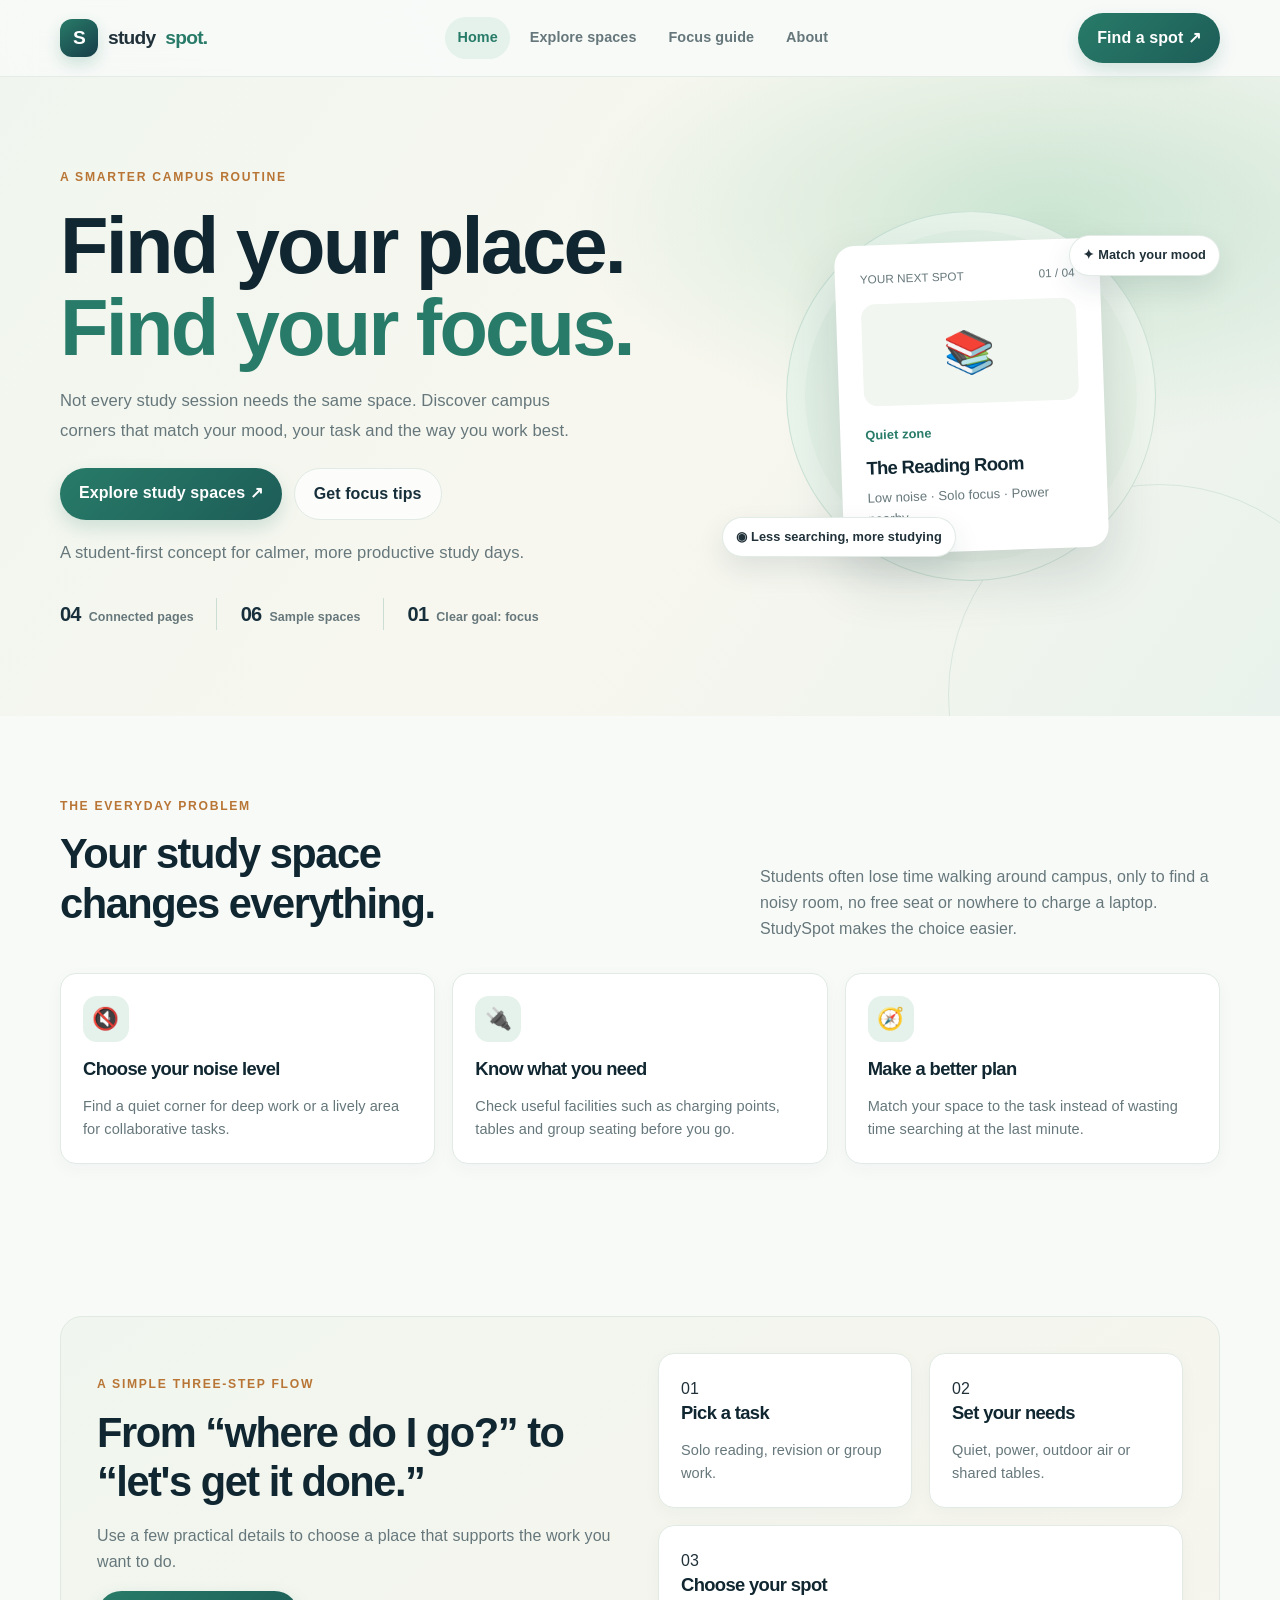
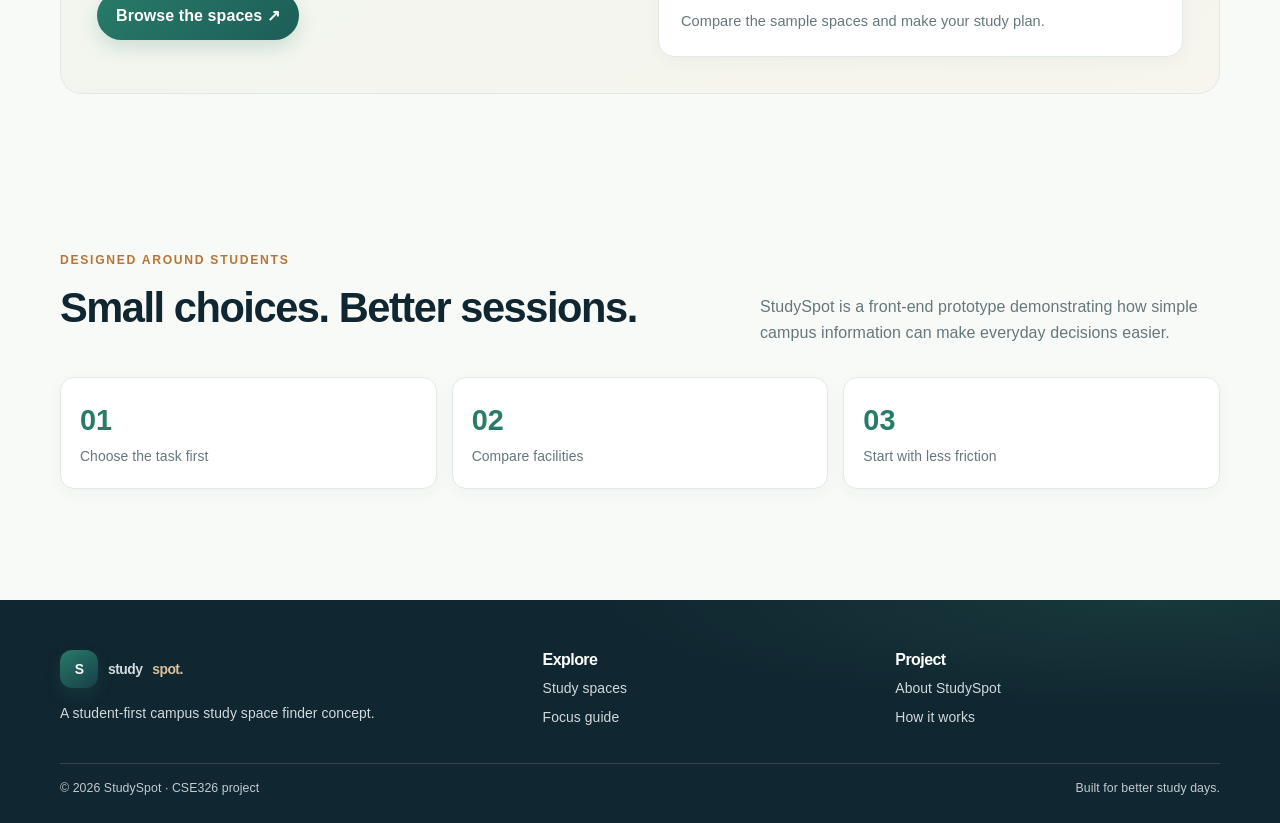
<file: index.html>
<!DOCTYPE html>
<html lang="en">
<head>
  <meta charset="UTF-8">
  <meta name="viewport" content="width=device-width, initial-scale=1.0">
  <meta name="description" content="StudySpot helps students discover the right campus study space for their focus style.">
  <title>StudySpot | Find your focus</title>
  <link rel="stylesheet" href="styles.css">
</head>
<body>
  <a class="skip-link" href="#main-content">Skip to main content</a>
<header class="site-header"><div class="container nav">
  <a class="brand" href="index.html"><span class="brand-mark">S</span> study<span>spot.</span></a>
  <nav class="nav-links" aria-label="Main navigation"><a class="active" href="index.html" aria-current="page">Home</a><a href="spaces.html">Explore spaces</a><a href="guide.html">Focus guide</a><a href="about.html">About</a></nav>
  <a class="nav-cta" href="spaces.html">Find a spot ↗</a>
</div></header>
<main id="main-content">
<section class="hero"><div class="container hero-grid">
  <div class="hero-copy"><span class="eyebrow">A smarter campus routine</span>
    <h1>Find your place.<br><span class="highlight-text">Find your focus.</span></h1>
    <p>Not every study session needs the same space. Discover campus corners that match your mood, your task and the way you work best.</p>
    <div class="hero-actions"><a class="btn" href="spaces.html">Explore study spaces ↗</a><a class="btn btn-light" href="guide.html">Get focus tips</a></div>
    <p class="hero-note">A student-first concept for calmer, more productive study days.</p>
    <div class="hero-highlights" aria-label="Project highlights">
      <div><strong>04</strong><span>Connected pages</span></div>
      <div><strong>06</strong><span>Sample spaces</span></div>
      <div><strong>01</strong><span>Clear goal: focus</span></div>
    </div>
  </div>
  <div class="hero-art" aria-label="Illustration of a study space"><div class="orbit"><div class="campus-card"><div class="mini-top"><span>YOUR NEXT SPOT</span><span>01 / 04</span></div><div class="campus-icon">📚</div><span class="status">Quiet zone</span><h3 class="campus-title">The Reading Room</h3><p class="campus-description">Low noise · Solo focus · Power nearby</p></div></div><div class="float-tag tag-one">✦ Match your mood</div><div class="float-tag tag-two">◉ Less searching, more studying</div></div>
</div></section>
<section class="section"><div class="container">
  <div class="section-head"><div><span class="eyebrow">The everyday problem</span><h2>Your study space<br>changes everything.</h2></div><p>Students often lose time walking around campus, only to find a noisy room, no free seat or nowhere to charge a laptop. StudySpot makes the choice easier.</p></div>
  <div class="feature-grid">
    <article class="feature"><div class="feature-icon">🔇</div><h3>Choose your noise level</h3><p>Find a quiet corner for deep work or a lively area for collaborative tasks.</p></article>
    <article class="feature"><div class="feature-icon">🔌</div><h3>Know what you need</h3><p>Check useful facilities such as charging points, tables and group seating before you go.</p></article>
    <article class="feature"><div class="feature-icon">🧭</div><h3>Make a better plan</h3><p>Match your space to the task instead of wasting time searching at the last minute.</p></article>
  </div>
</div></section>
<section class="section section-top-small"><div class="container soft-panel split">
  <div><span class="eyebrow">A simple three-step flow</span><h2>From “where do I go?” to “let's get it done.”</h2><p>Use a few practical details to choose a place that supports the work you want to do.</p><a class="btn" href="spaces.html">Browse the spaces ↗</a></div>
  <div class="steps-grid steps-grid-two">
    <article class="step-card"><span class="number">01</span><h3>Pick a task</h3><p>Solo reading, revision or group work.</p></article>
    <article class="step-card"><span class="number">02</span><h3>Set your needs</h3><p>Quiet, power, outdoor air or shared tables.</p></article>
    <article class="step-card step-wide"><span class="number">03</span><h3>Choose your spot</h3><p>Compare the sample spaces and make your study plan.</p></article>
  </div>
</div></section>
<section class="section"><div class="container"><div class="section-head"><div><span class="eyebrow">Designed around students</span><h2>Small choices. Better sessions.</h2></div><p>StudySpot is a front-end prototype demonstrating how simple campus information can make everyday decisions easier.</p></div>
<div class="stats"><div class="stat"><strong>01</strong><span>Choose the task first</span></div><div class="stat"><strong>02</strong><span>Compare facilities</span></div><div class="stat"><strong>03</strong><span>Start with less friction</span></div></div></div></section>
</main>
<footer class="site-footer"><div class="container"><div class="footer-grid"><div><a class="brand footer-brand" href="index.html"><span class="brand-mark">S</span> study<span>spot.</span></a><p>A student-first campus study space finder concept.</p></div><div><h3>Explore</h3><div class="footer-links"><a href="spaces.html">Study spaces</a><a href="guide.html">Focus guide</a></div></div><div><h3>Project</h3><div class="footer-links"><a href="about.html">About StudySpot</a><a href="about.html#limitations">How it works</a></div></div></div><div class="footer-bottom"><span>© 2026 StudySpot · CSE326 project</span><span>Built for better study days.</span></div></div></footer>
</body></html>
</file>
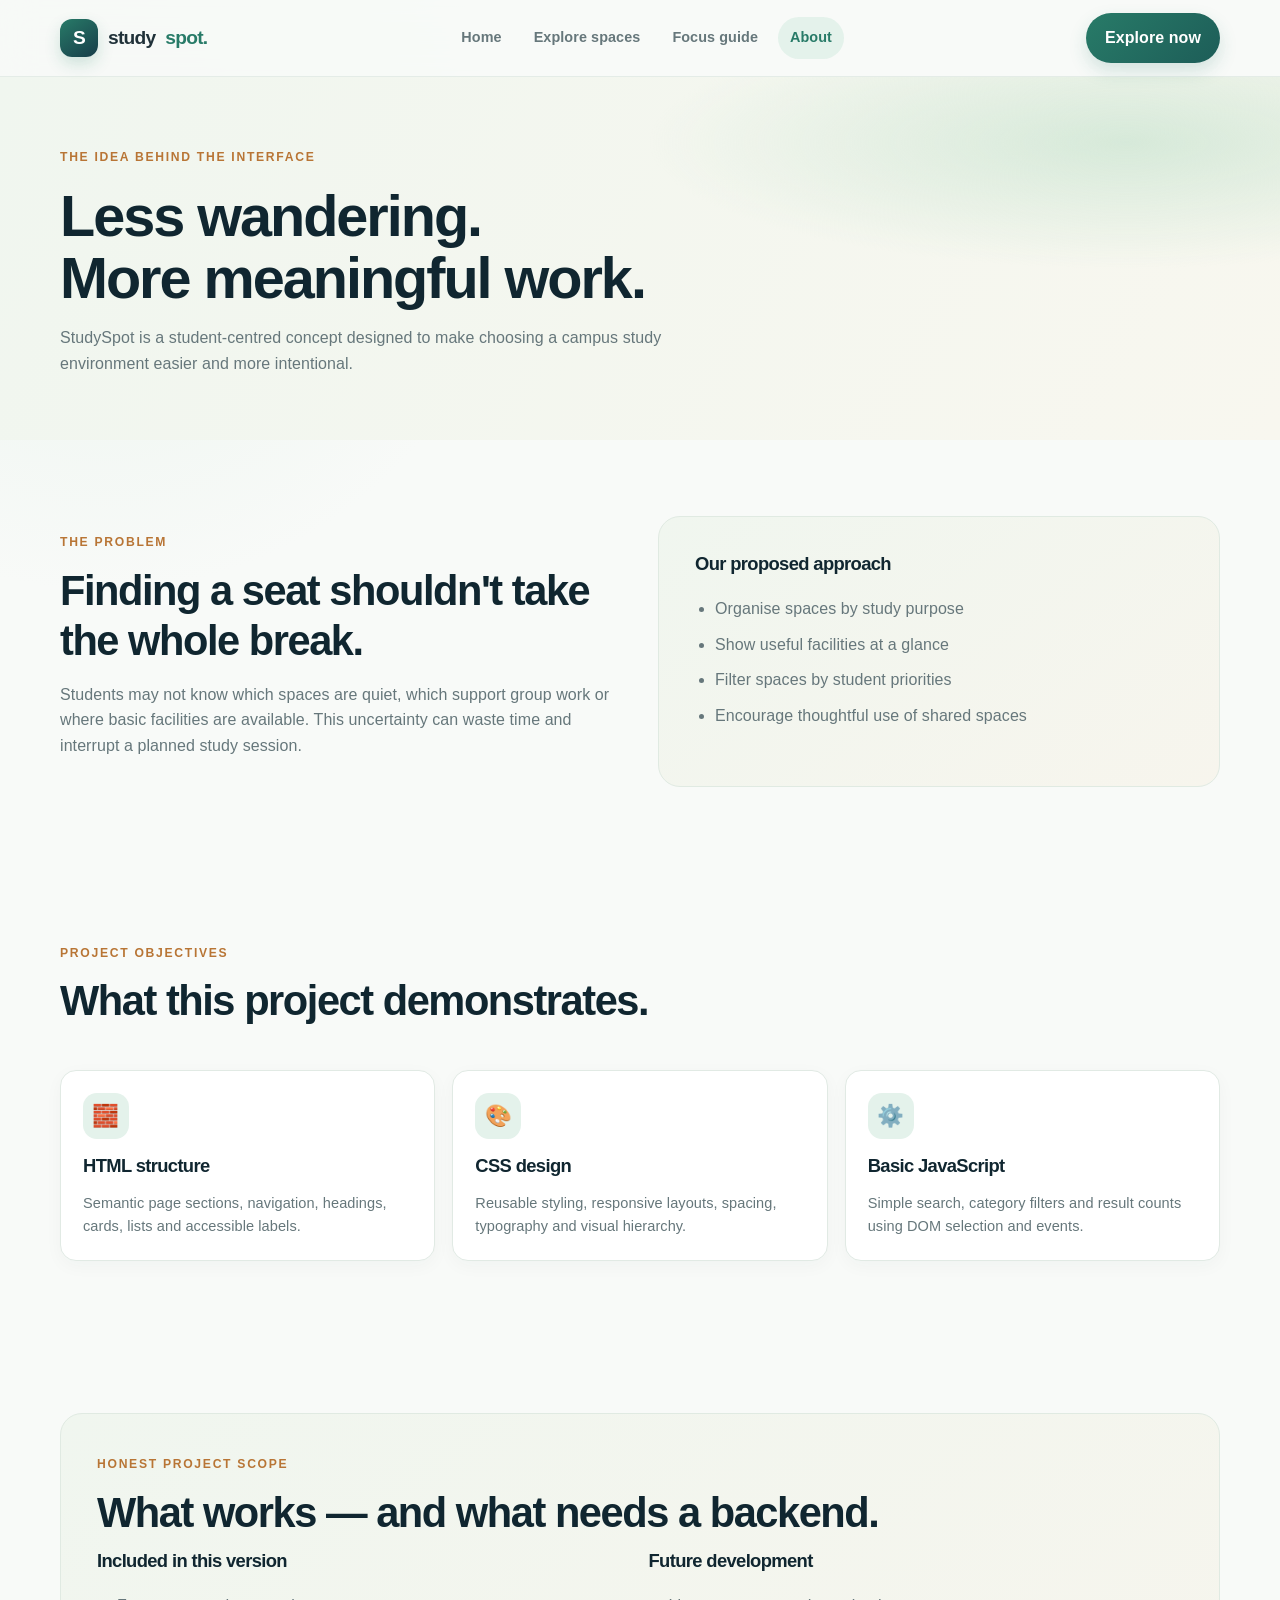
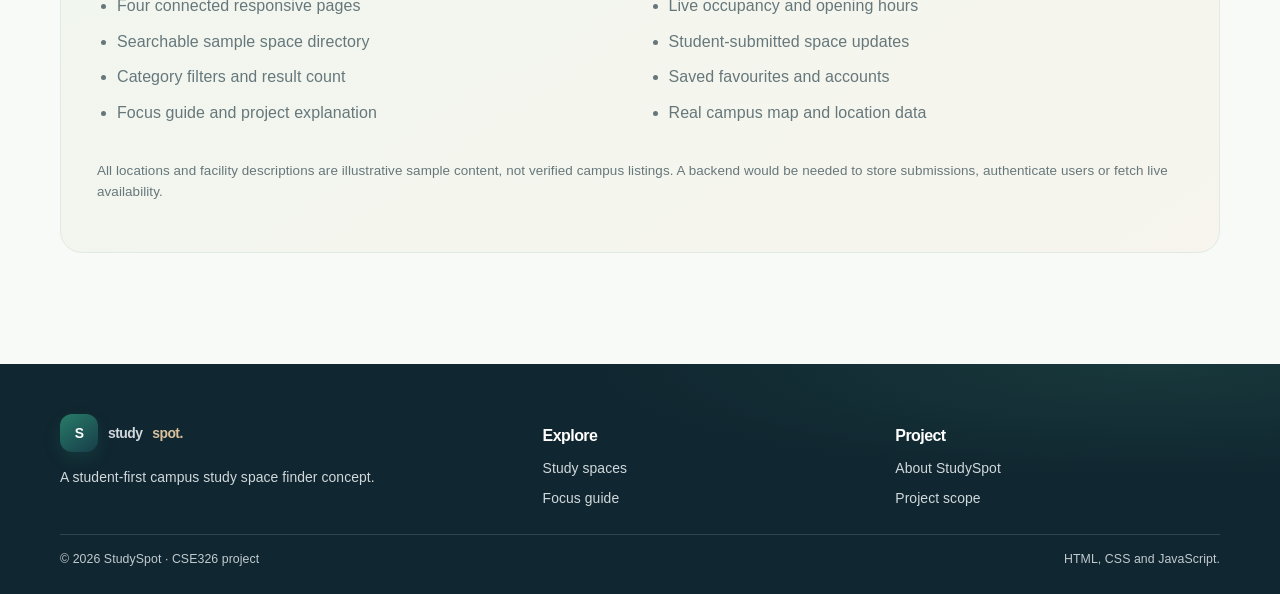
<file: about.html>
<!DOCTYPE html>
<html lang="en">
<head>
  <meta charset="UTF-8">
  <meta name="viewport" content="width=device-width, initial-scale=1.0">
  <meta name="description" content="Learn about the StudySpot CSE326 project and its implementation.">
  <title>About | StudySpot</title>
  <link rel="stylesheet" href="styles.css">
</head>
<body>
  <a class="skip-link" href="#main-content">Skip to main content</a>
<header class="site-header">
  <div class="container nav">
    <a class="brand" href="index.html"><span class="brand-mark">S</span> study<span>spot.</span></a>
    <nav class="nav-links" aria-label="Main navigation">
      <a href="index.html">Home</a><a href="spaces.html">Explore spaces</a><a href="guide.html">Focus guide</a><a class="active" href="about.html" aria-current="page">About</a>
    </nav>
    <a class="nav-cta" href="spaces.html">Explore now</a>
  </div>
</header>
<main id="main-content">
  <section class="page-hero"><div class="container"><span class="eyebrow">The idea behind the interface</span><h1>Less wandering.<br>More meaningful work.</h1><p>StudySpot is a student-centred concept designed to make choosing a campus study environment easier and more intentional.</p></div></section>
  <section class="section"><div class="container split">
    <div><span class="eyebrow">The problem</span><h2>Finding a seat shouldn't take the whole break.</h2><p>Students may not know which spaces are quiet, which support group work or where basic facilities are available. This uncertainty can waste time and interrupt a planned study session.</p></div>
    <div class="soft-panel"><h3>Our proposed approach</h3><ul class="check-list"><li>Organise spaces by study purpose</li><li>Show useful facilities at a glance</li><li>Filter spaces by student priorities</li><li>Encourage thoughtful use of shared spaces</li></ul></div>
  </div></section>
  <section class="section">
    <div class="container">
      <div class="section-head"><div><span class="eyebrow">Project objectives</span><h2>What this project demonstrates.</h2></div></div>
      <div class="feature-grid">
        <article class="feature"><div class="feature-icon">🧱</div><h3>HTML structure</h3><p>Semantic page sections, navigation, headings, cards, lists and accessible labels.</p></article>
        <article class="feature"><div class="feature-icon">🎨</div><h3>CSS design</h3><p>Reusable styling, responsive layouts, spacing, typography and visual hierarchy.</p></article>
        <article class="feature"><div class="feature-icon">⚙️</div><h3>Basic JavaScript</h3><p>Simple search, category filters and result counts using DOM selection and events.</p></article>
      </div>
    </div>
  </section>
  <section class="section" id="limitations">
    <div class="container soft-panel">
      <span class="eyebrow">Honest project scope</span><h2>What works — and what needs a backend.</h2>
      <div class="guide-grid">
        <div><h3>Included in this version</h3><ul class="check-list"><li>Four connected responsive pages</li><li>Searchable sample space directory</li><li>Category filters and result count</li><li>Focus guide and project explanation</li></ul></div>
        <div><h3>Future development</h3><ul class="check-list"><li>Live occupancy and opening hours</li><li>Student-submitted space updates</li><li>Saved favourites and accounts</li><li>Real campus map and location data</li></ul></div>
      </div>
      <p class="notice">All locations and facility descriptions are illustrative sample content, not verified campus listings. A backend would be needed to store submissions, authenticate users or fetch live availability.</p>
    </div>
  </section>
</main>
<footer class="site-footer">
  <div class="container">
    <div class="footer-grid">
      <div><a class="brand footer-brand" href="index.html"><span class="brand-mark">S</span> study<span>spot.</span></a><p>A student-first campus study space finder concept.</p></div>
      <div><h2>Explore</h2><div class="footer-links"><a href="spaces.html">Study spaces</a><a href="guide.html">Focus guide</a></div></div>
      <div><h2>Project</h2><div class="footer-links"><a href="about.html">About StudySpot</a><a href="#limitations">Project scope</a></div></div>
    </div>
    <div class="footer-bottom"><span>© 2026 StudySpot · CSE326 project</span><span>HTML, CSS and JavaScript.</span></div>
  </div>
</footer>
</body>
</html>
</file>
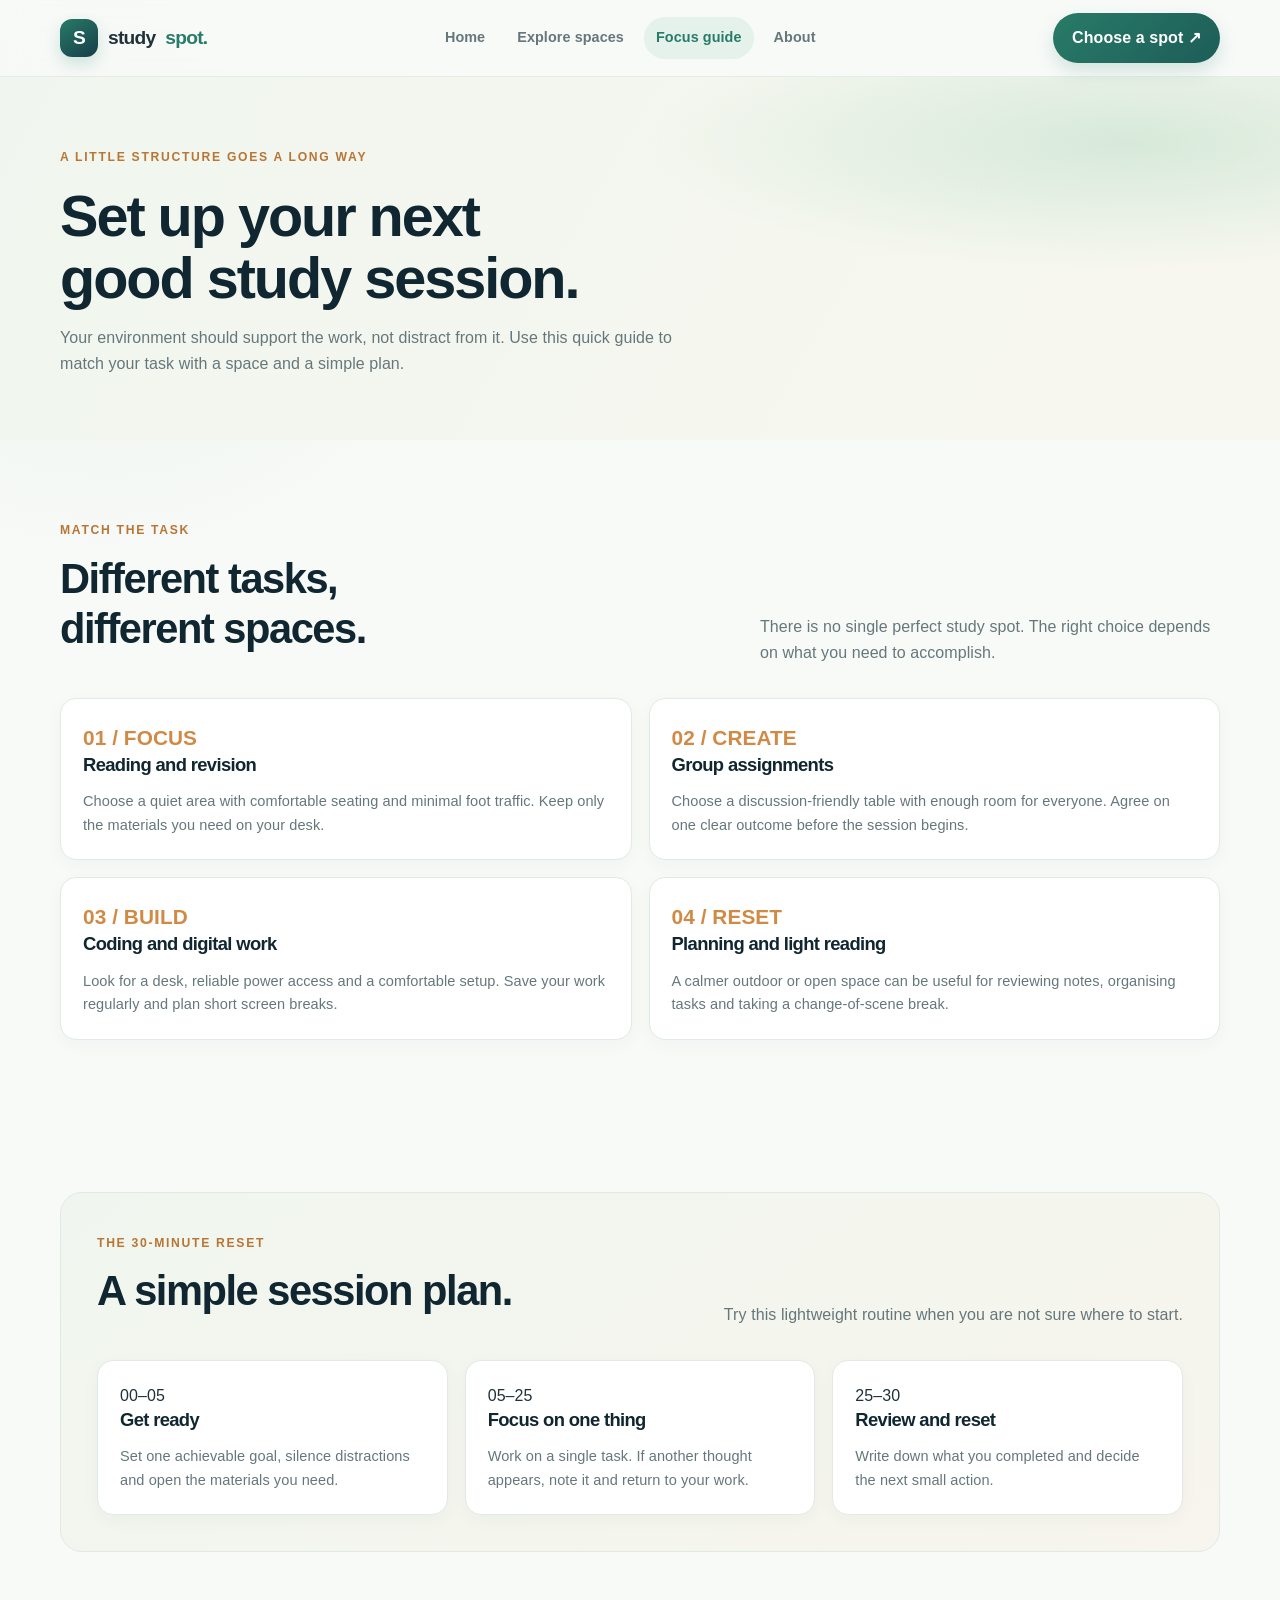
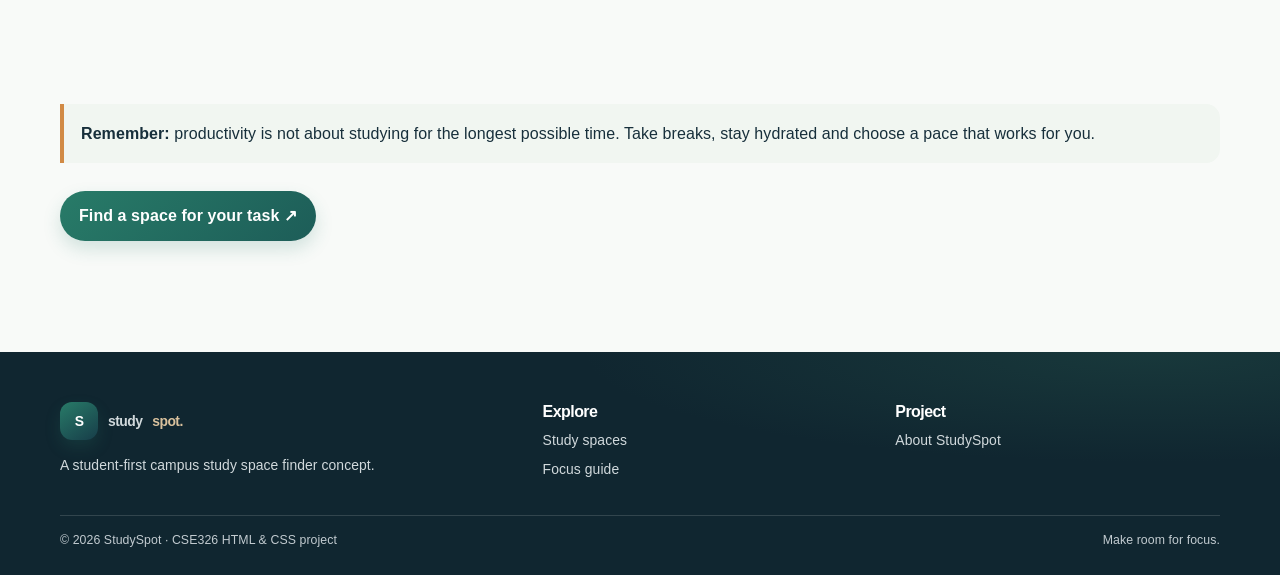
<file: guide.html>
<!DOCTYPE html>
<html lang="en">
<head><meta charset="UTF-8"><meta name="viewport" content="width=device-width, initial-scale=1.0"><meta name="description" content="Choose a study environment and plan a focused study session."><title>Focus guide | StudySpot</title><link rel="stylesheet" href="styles.css"></head>
<body>
  <a class="skip-link" href="#main-content">Skip to main content</a>
<header class="site-header"><div class="container nav"><a class="brand" href="index.html"><span class="brand-mark">S</span> study<span>spot.</span></a><nav class="nav-links" aria-label="Main navigation"><a href="index.html">Home</a><a href="spaces.html">Explore spaces</a><a class="active" href="guide.html" aria-current="page">Focus guide</a><a href="about.html">About</a></nav><a class="nav-cta" href="spaces.html">Choose a spot ↗</a></div></header>
<main id="main-content">
<section class="page-hero"><div class="container"><span class="eyebrow">A little structure goes a long way</span><h1>Set up your next<br>good study session.</h1><p>Your environment should support the work, not distract from it. Use this quick guide to match your task with a space and a simple plan.</p></div></section>
<section class="section"><div class="container"><div class="section-head"><div><span class="eyebrow">Match the task</span><h2>Different tasks,<br>different spaces.</h2></div><p>There is no single perfect study spot. The right choice depends on what you need to accomplish.</p></div>
<div class="guide-grid">
<article class="guide-card"><span class="number">01 / FOCUS</span><h3>Reading and revision</h3><p>Choose a quiet area with comfortable seating and minimal foot traffic. Keep only the materials you need on your desk.</p></article>
<article class="guide-card"><span class="number">02 / CREATE</span><h3>Group assignments</h3><p>Choose a discussion-friendly table with enough room for everyone. Agree on one clear outcome before the session begins.</p></article>
<article class="guide-card"><span class="number">03 / BUILD</span><h3>Coding and digital work</h3><p>Look for a desk, reliable power access and a comfortable setup. Save your work regularly and plan short screen breaks.</p></article>
<article class="guide-card"><span class="number">04 / RESET</span><h3>Planning and light reading</h3><p>A calmer outdoor or open space can be useful for reviewing notes, organising tasks and taking a change-of-scene break.</p></article>
</div></div></section>
<section class="section section-top-small"><div class="container soft-panel"><div class="section-head"><div><span class="eyebrow">The 30-minute reset</span><h2>A simple session plan.</h2></div><p>Try this lightweight routine when you are not sure where to start.</p></div><div class="steps-grid">
<article class="step-card"><span class="number">00–05</span><h3>Get ready</h3><p>Set one achievable goal, silence distractions and open the materials you need.</p></article>
<article class="step-card"><span class="number">05–25</span><h3>Focus on one thing</h3><p>Work on a single task. If another thought appears, note it and return to your work.</p></article>
<article class="step-card"><span class="number">25–30</span><h3>Review and reset</h3><p>Write down what you completed and decide the next small action.</p></article>
</div></div></section>
<section class="section"><div class="container"><div class="callout"><strong>Remember:</strong> productivity is not about studying for the longest possible time. Take breaks, stay hydrated and choose a pace that works for you.</div><div class="guide-action"><a class="btn" href="spaces.html">Find a space for your task ↗</a></div></div></section>
</main>
<footer class="site-footer"><div class="container"><div class="footer-grid"><div><a class="brand footer-brand" href="index.html"><span class="brand-mark">S</span> study<span>spot.</span></a><p>A student-first campus study space finder concept.</p></div><div><h3>Explore</h3><div class="footer-links"><a href="spaces.html">Study spaces</a><a href="guide.html">Focus guide</a></div></div><div><h3>Project</h3><div class="footer-links"><a href="about.html">About StudySpot</a></div></div></div><div class="footer-bottom"><span>© 2026 StudySpot · CSE326 HTML & CSS project</span><span>Make room for focus.</span></div></div></footer>
</body></html>
</file>
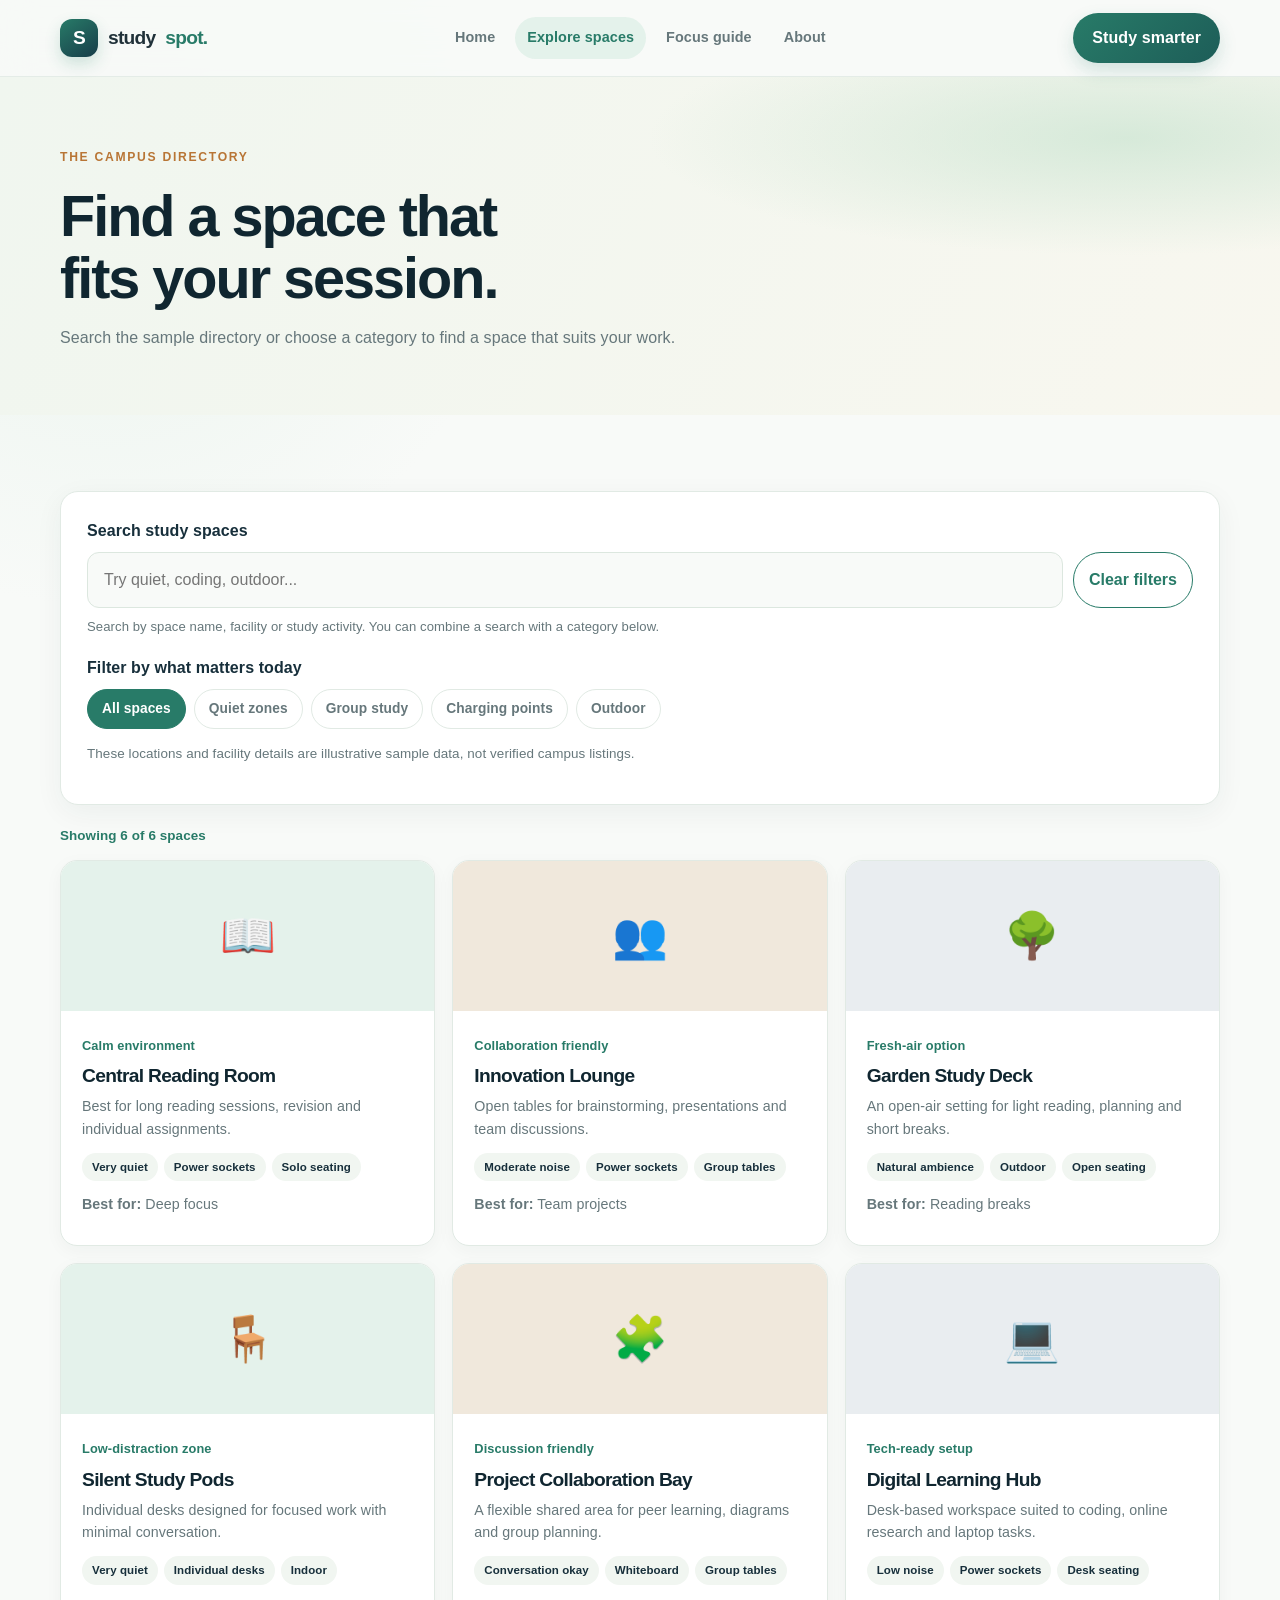
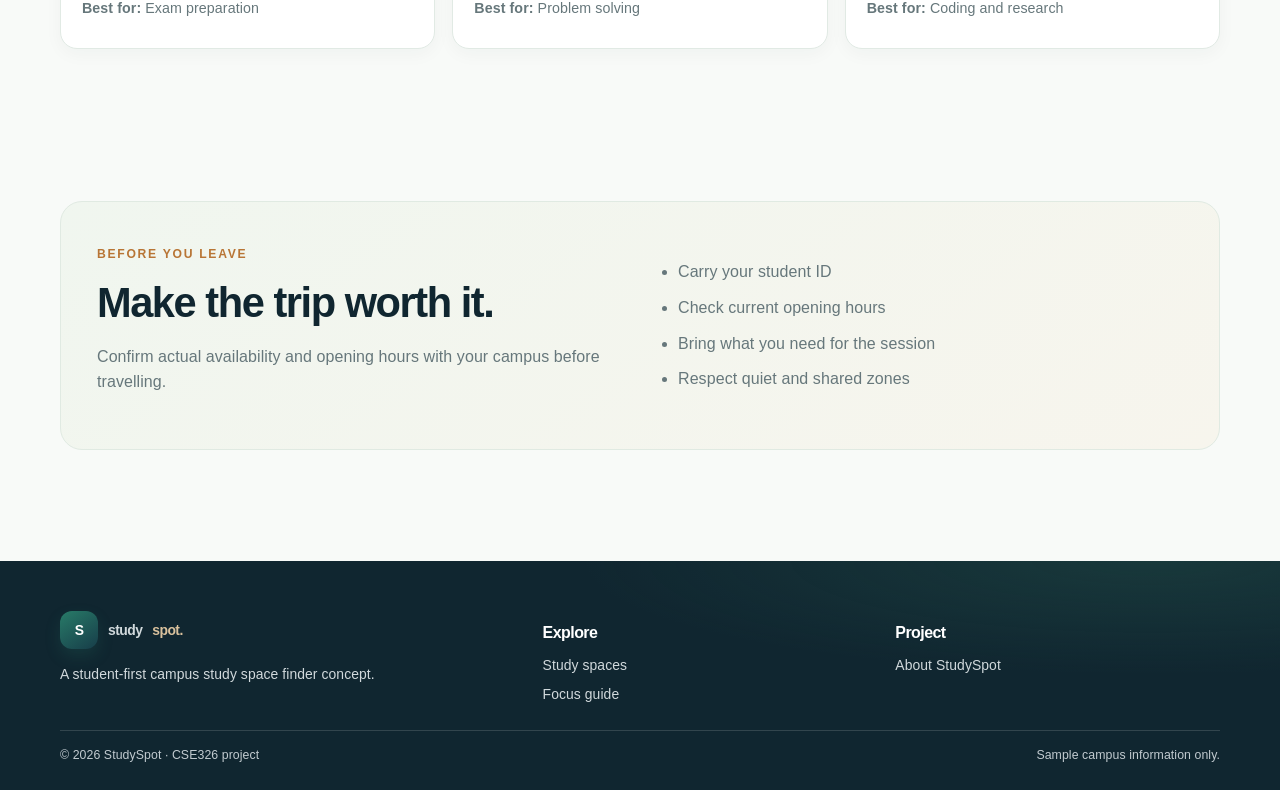
<file: spaces.html>
<!DOCTYPE html>
<html lang="en">
<head>
  <meta charset="UTF-8">
  <meta name="viewport" content="width=device-width, initial-scale=1.0">
  <meta name="description" content="Explore sample campus study spaces by the facilities you need.">
  <title>Explore spaces | StudySpot</title>
  <link rel="stylesheet" href="styles.css">
  <script src="script.js" defer></script>
</head>
<body>
  <a class="skip-link" href="#main-content">Skip to main content</a>
<header class="site-header">
  <div class="container nav">
    <a class="brand" href="index.html"><span class="brand-mark">S</span> study<span>spot.</span></a>
    <nav class="nav-links" aria-label="Main navigation">
      <a href="index.html">Home</a>
      <a class="active" href="spaces.html" aria-current="page">Explore spaces</a>
      <a href="guide.html">Focus guide</a>
      <a href="about.html">About</a>
    </nav>
    <a class="nav-cta" href="guide.html">Study smarter</a>
  </div>
</header>

<main id="main-content">
  <section class="page-hero">
    <div class="container">
      <span class="eyebrow">The campus directory</span>
      <h1>Find a space that<br>fits your session.</h1>
      <p>Search the sample directory or choose a category to find a space that suits your work.</p>
    </div>
  </section>

  <section class="section directory-section">
    <div class="container">
      <div class="filter-panel">
        <label class="filter-title" for="space-search">Search study spaces</label>
        <div class="search-row">
          <input class="search-input" type="search" id="space-search" placeholder="Try quiet, coding, outdoor..." autocomplete="off" aria-describedby="search-help">
          <button class="clear-button" id="clear-filters" type="button">Clear filters</button>
        </div>
        <p class="search-help" id="search-help">Search by space name, facility or study activity. You can combine a search with a category below.</p>
        <p class="filter-title">Filter by what matters today</p>
        <div class="filters" role="group" aria-label="Filter study spaces">
          <input type="radio" name="space-filter" id="all" value="all" checked>
          <label for="all">All spaces</label>
          <input type="radio" name="space-filter" id="quiet" value="quiet">
          <label for="quiet">Quiet zones</label>
          <input type="radio" name="space-filter" id="group" value="group">
          <label for="group">Group study</label>
          <input type="radio" name="space-filter" id="power" value="power">
          <label for="power">Charging points</label>
          <input type="radio" name="space-filter" id="outdoor" value="outdoor">
          <label for="outdoor">Outdoor</label>
        </div>
        <p class="notice">These locations and facility details are illustrative sample data, not verified campus listings.</p>
      </div>

      <p class="results-count" id="results-count" aria-live="polite">Showing all 6 sample spaces</p>
      <div class="space-grid" id="space-list">
        <article class="space-card quiet power">
          <div class="space-visual" aria-hidden="true">📖</div>
          <div class="space-info">
            <span class="availability">Calm environment</span>
            <h2>Central Reading Room</h2>
            <p>Best for long reading sessions, revision and individual assignments.</p>
            <div class="space-meta"><span class="chip">Very quiet</span><span class="chip">Power sockets</span><span class="chip">Solo seating</span></div>
            <p><strong>Best for:</strong> Deep focus</p>
          </div>
        </article>

        <article class="space-card group power">
          <div class="space-visual" aria-hidden="true">👥</div>
          <div class="space-info">
            <span class="availability">Collaboration friendly</span>
            <h2>Innovation Lounge</h2>
            <p>Open tables for brainstorming, presentations and team discussions.</p>
            <div class="space-meta"><span class="chip">Moderate noise</span><span class="chip">Power sockets</span><span class="chip">Group tables</span></div>
            <p><strong>Best for:</strong> Team projects</p>
          </div>
        </article>

        <article class="space-card outdoor">
          <div class="space-visual" aria-hidden="true">🌳</div>
          <div class="space-info">
            <span class="availability">Fresh-air option</span>
            <h2>Garden Study Deck</h2>
            <p>An open-air setting for light reading, planning and short breaks.</p>
            <div class="space-meta"><span class="chip">Natural ambience</span><span class="chip">Outdoor</span><span class="chip">Open seating</span></div>
            <p><strong>Best for:</strong> Reading breaks</p>
          </div>
        </article>

        <article class="space-card quiet">
          <div class="space-visual" aria-hidden="true">🪑</div>
          <div class="space-info">
            <span class="availability">Low-distraction zone</span>
            <h2>Silent Study Pods</h2>
            <p>Individual desks designed for focused work with minimal conversation.</p>
            <div class="space-meta"><span class="chip">Very quiet</span><span class="chip">Individual desks</span><span class="chip">Indoor</span></div>
            <p><strong>Best for:</strong> Exam preparation</p>
          </div>
        </article>

        <article class="space-card group">
          <div class="space-visual" aria-hidden="true">🧩</div>
          <div class="space-info">
            <span class="availability">Discussion friendly</span>
            <h2>Project Collaboration Bay</h2>
            <p>A flexible shared area for peer learning, diagrams and group planning.</p>
            <div class="space-meta"><span class="chip">Conversation okay</span><span class="chip">Whiteboard</span><span class="chip">Group tables</span></div>
            <p><strong>Best for:</strong> Problem solving</p>
          </div>
        </article>

        <article class="space-card quiet power">
          <div class="space-visual" aria-hidden="true">💻</div>
          <div class="space-info">
            <span class="availability">Tech-ready setup</span>
            <h2>Digital Learning Hub</h2>
            <p>Desk-based workspace suited to coding, online research and laptop tasks.</p>
            <div class="space-meta"><span class="chip">Low noise</span><span class="chip">Power sockets</span><span class="chip">Desk seating</span></div>
            <p><strong>Best for:</strong> Coding and research</p>
          </div>
        </article>
      </div>

      <p class="empty-note" id="no-results" hidden>No spaces match your search. Try another word or select “All spaces”.</p>
    </div>
  </section>

  <section class="section">
    <div class="container soft-panel split">
      <div>
        <span class="eyebrow">Before you leave</span>
        <h2>Make the trip worth it.</h2>
        <p>Confirm actual availability and opening hours with your campus before travelling.</p>
      </div>
      <ul class="check-list">
        <li>Carry your student ID</li>
        <li>Check current opening hours</li>
        <li>Bring what you need for the session</li>
        <li>Respect quiet and shared zones</li>
      </ul>
    </div>
  </section>
</main>

<footer class="site-footer">
  <div class="container">
    <div class="footer-grid">
      <div><a class="brand footer-brand" href="index.html"><span class="brand-mark">S</span> study<span>spot.</span></a><p>A student-first campus study space finder concept.</p></div>
      <div><h2>Explore</h2><div class="footer-links"><a href="spaces.html">Study spaces</a><a href="guide.html">Focus guide</a></div></div>
      <div><h2>Project</h2><div class="footer-links"><a href="about.html">About StudySpot</a></div></div>
    </div>
    <div class="footer-bottom"><span>© 2026 StudySpot · CSE326 project</span><span>Sample campus information only.</span></div>
  </div>
</footer>
</body>
</html>
</file>
<file: styles.css>
/* StudySpot - classic campus theme */
:root {
  --navy: #263b4a;
  --navy-dark: #1b2c38;
  --sage: #607b6d;
  --sage-light: #e5ece5;
  --cream: #f6f3ec;
  --paper: #fbfaf7;
  --white: #ffffff;
  --gold: #b58a55;
  --text: #29343a;
  --muted: #68747a;
  --line: #e5e1d8;
  --shadow: 0 12px 32px rgba(38, 59, 74, 0.09);
}

* { box-sizing: border-box; }
html { scroll-behavior: smooth; }
body {
  margin: 0;
  background: var(--paper);
  color: var(--text);
  font-family: Arial, Helvetica, sans-serif;
  line-height: 1.6;
}
a { color: inherit; text-decoration: none; }
button, input { font: inherit; }
[hidden] { display: none !important; }
.container { width: min(1100px, calc(100% - 40px)); margin: 0 auto; }

h1, h2, h3 { color: var(--navy-dark); line-height: 1.2; }
h1 { margin: 16px 0; font-size: clamp(2.4rem, 6vw, 4.5rem); }
h2 { margin: 12px 0; font-size: clamp(1.7rem, 4vw, 2.6rem); }
h3 { margin: 0 0 8px; font-size: 1.15rem; }
p { color: var(--muted); }

/* Navigation */
.site-header {
  position: sticky;
  top: 0;
  z-index: 5;
  background: rgba(251, 250, 247, 0.97);
  border-bottom: 1px solid var(--line);
}
.nav {
  min-height: 70px;
  display: flex;
  align-items: center;
  justify-content: space-between;
  gap: 22px;
}
.brand { display: inline-flex; align-items: center; gap: 9px; font-size: 1.2rem; font-weight: 800; }
.brand-mark {
  width: 35px;
  height: 35px;
  display: grid;
  place-items: center;
  border-radius: 8px;
  background: var(--navy);
  color: var(--white);
}
.brand span:last-child { color: var(--sage); }
.nav-links { display: flex; gap: 22px; color: var(--muted); font-size: 0.9rem; font-weight: 700; }
.nav-links a:hover, .nav-links a.active { color: var(--sage); }
a:focus-visible, input:focus-visible, button:focus-visible, .filters input:focus-visible + label {
  outline: 3px solid var(--gold);
  outline-offset: 3px;
}
.nav-cta, .btn {
  display: inline-block;
  padding: 10px 17px;
  border: 1px solid var(--navy);
  border-radius: 6px;
  background: var(--navy);
  color: var(--white);
  font-weight: 700;
}
.nav-cta:hover, .btn:hover { background: var(--navy-dark); }
.btn-light { background: transparent; color: var(--navy); border-color: var(--line); }

/* Home page */
.hero { padding: 68px 0; background: var(--cream); }
.hero-grid { display: grid; grid-template-columns: 1.1fr 0.9fr; align-items: center; gap: 40px; }
.hero-copy p { max-width: 550px; font-size: 1.04rem; }
.hero-actions { display: flex; flex-wrap: wrap; gap: 12px; margin-top: 22px; }
.hero-note { font-size: 0.85rem; }
.eyebrow { color: var(--gold); font-size: 0.76rem; font-weight: 800; letter-spacing: 1.2px; text-transform: uppercase; }
.hero-art { min-height: 330px; display: grid; place-items: center; position: relative; }
.orbit {
  width: min(350px, 100%);
  aspect-ratio: 1;
  display: grid;
  place-items: center;
  border: 1px solid #d9ded5;
  border-radius: 50%;
  background: var(--sage-light);
}
.campus-card { width: 245px; padding: 22px; border-radius: 10px; background: var(--white); box-shadow: var(--shadow); transform: rotate(-2deg); }
.mini-top, .footer-bottom { display: flex; justify-content: space-between; gap: 14px; }
.mini-top { color: var(--muted); font-size: 0.73rem; }
.campus-icon { margin: 15px 0; padding: 18px; border-radius: 8px; background: var(--cream); text-align: center; font-size: 2.6rem; }
.status, .availability { color: var(--sage); font-size: 0.8rem; font-weight: 800; }
.float-tag { position: absolute; padding: 9px 13px; border: 1px solid var(--line); border-radius: 6px; background: var(--white); box-shadow: var(--shadow); font-size: 0.8rem; font-weight: 700; }
.tag-one { top: 24px; right: 0; }
.tag-two { bottom: 24px; left: 0; }

/* Sections and cards */
.section { padding: 66px 0; }
.section-head { display: flex; align-items: end; justify-content: space-between; gap: 22px; margin-bottom: 26px; }
.section-head p { max-width: 460px; margin: 0; }
.feature-grid, .space-grid, .steps-grid { display: grid; grid-template-columns: repeat(3, 1fr); gap: 17px; }
.feature, .step-card, .guide-card {
  padding: 22px;
  border: 1px solid var(--line);
  border-radius: 9px;
  background: var(--white);
}
.feature-icon { width: 46px; height: 46px; display: grid; place-items: center; margin-bottom: 16px; border-radius: 8px; background: var(--sage-light); font-size: 1.35rem; }
.feature p, .step-card p, .guide-card p { margin-bottom: 0; font-size: 0.91rem; }
.soft-panel { padding: 36px; border: 1px solid var(--line); border-radius: 10px; background: var(--cream); }
.split { display: grid; grid-template-columns: 1fr 1fr; align-items: center; gap: 36px; }
.check-list { padding-left: 20px; color: var(--muted); }
.check-list li { padding: 5px 0; }
.stats { display: grid; grid-template-columns: repeat(3, 1fr); gap: 15px; }
.stat { padding: 19px; border: 1px solid var(--line); border-radius: 8px; background: var(--white); }
.stat strong { display: block; color: var(--sage); font-size: 1.8rem; }
.stat span { color: var(--muted); font-size: 0.87rem; }

/* Inner page headings */
.page-hero { padding: 52px 0 36px; background: var(--cream); }
.page-hero h1 { font-size: clamp(2.3rem, 5vw, 3.6rem); }
.page-hero p { max-width: 640px; }

/* Space directory */
.directory-section { padding-top: 28px; }
.filter-panel { margin-bottom: 20px; padding: 21px; border: 1px solid var(--line); border-radius: 9px; background: var(--white); }
.filter-title { display: block; margin-bottom: 9px; color: var(--navy); font-weight: 800; }
.search-input { width: 100%; margin-bottom: 19px; padding: 12px; border: 1px solid var(--line); border-radius: 6px; background: var(--paper); }
.search-input:focus { outline: 2px solid var(--sage); border-color: var(--sage); }
.filters { display: flex; flex-wrap: wrap; gap: 8px; }
.filters input { position: absolute; opacity: 0; }
.filters label { padding: 7px 12px; border: 1px solid var(--line); border-radius: 5px; color: var(--muted); cursor: pointer; font-size: 0.86rem; font-weight: 700; }
.filters input:checked + label { border-color: var(--sage); background: var(--sage); color: var(--white); }
.notice, .results-count { font-size: 0.84rem; }
.results-count { color: var(--sage); font-weight: 700; }
.space-card { overflow: hidden; border: 1px solid var(--line); border-radius: 9px; background: var(--white); transition: box-shadow 0.2s, transform 0.2s; }
.space-card:hover { transform: translateY(-3px); box-shadow: var(--shadow); }
.space-visual { min-height: 130px; display: grid; place-items: center; background: var(--sage-light); font-size: 2.8rem; }
.space-card:nth-child(3n + 2) .space-visual { background: #f0e8dc; }
.space-card:nth-child(3n) .space-visual { background: #e9edf0; }
.space-info { padding: 18px; }
.space-info h2 { margin: 7px 0; font-size: 1.2rem; }
.space-info p { margin: 8px 0; font-size: 0.89rem; }
.space-meta { display: flex; flex-wrap: wrap; gap: 6px; margin: 12px 0; }
.chip { padding: 4px 8px; border-radius: 4px; background: var(--cream); color: var(--navy); font-size: 0.72rem; font-weight: 700; }
.empty-note { padding: 15px; border-left: 3px solid var(--gold); background: var(--cream); color: var(--navy); }

/* Focus guide and footer */
.guide-grid { display: grid; grid-template-columns: 1fr 1fr; gap: 17px; }
.guide-card .number { color: var(--gold); font-size: 1.3rem; font-weight: 800; }
.callout { padding: 17px; border-left: 4px solid var(--gold); background: var(--cream); color: var(--navy); }
.site-footer { margin-top: 55px; padding: 38px 0 20px; background: var(--navy-dark); color: var(--white); }
.footer-grid { display: grid; grid-template-columns: 1.4fr 1fr 1fr; gap: 28px; }
.footer-grid h2, .footer-grid h3 { color: var(--white); font-size: 1rem; }
.footer-brand { color: var(--white); }
.footer-brand span:last-child { color: #d9c19d; }
.site-footer p, .site-footer a { color: #d1d9dc; font-size: 0.87rem; }
.site-footer a:hover { color: var(--white); }
.footer-links { display: grid; gap: 7px; }
.footer-bottom { margin-top: 25px; padding-top: 15px; border-top: 1px solid #45545d; color: #c2cbd0; font-size: 0.77rem; }

/* Tablet and mobile */
@media (max-width: 760px) {
  .nav { flex-wrap: wrap; padding: 12px 0; }
  .nav-links { order: 3; width: 100%; justify-content: space-between; gap: 8px; font-size: 0.8rem; }
  .nav-cta { display: none; }
  .hero-grid, .split { grid-template-columns: 1fr; }
  .hero { padding: 46px 0; }
  .hero-art { min-height: 280px; }
  .section { padding: 50px 0; }
  .section-head { display: block; }
  .feature-grid, .space-grid, .steps-grid, .stats { grid-template-columns: repeat(2, 1fr); }
  .footer-grid { grid-template-columns: 1fr 1fr; }
  .footer-grid > div:first-child { grid-column: 1 / -1; }
}
@media (max-width: 480px) {
  .container { width: calc(100% - 28px); }
  .feature-grid, .space-grid, .steps-grid, .stats, .guide-grid, .footer-grid { grid-template-columns: 1fr; }
  .footer-grid > div:first-child { grid-column: auto; }
  .soft-panel { padding: 23px; }
  .campus-card { width: 215px; padding: 18px; }
  .float-tag { font-size: 0.7rem; }
  .footer-bottom { display: block; }
  .footer-bottom span { display: block; margin-top: 5px; }
}

/* Small page-specific helpers */
.highlight-text { color: var(--sage); }
.campus-title { margin-top: 10px; }
.campus-description { margin: 0; font-size: 0.82rem; }
.section-top-small { padding-top: 0; }
.steps-grid-two { grid-template-columns: 1fr 1fr; }
.step-wide { grid-column: 1 / -1; }
.guide-action { margin-top: 28px; }

@media (max-width: 480px) {
  .steps-grid-two { grid-template-columns: 1fr; }
  .step-wide { grid-column: auto; }
}
/* Helpful navigation and search controls */
.skip-link {
  position: absolute;
  top: -50px;
  left: 16px;
  z-index: 20;
  padding: 10px 14px;
  background: var(--navy);
  color: var(--white);
  border-radius: 5px;
}
.skip-link:focus { top: 12px; }
.search-row { display: flex; gap: 10px; align-items: stretch; }
.search-row .search-input { flex: 1; min-width: 0; margin: 0; }
.clear-button {
  padding: 10px 15px;
  border: 1px solid var(--sage);
  border-radius: 6px;
  background: var(--white);
  color: var(--sage);
  font-weight: 700;
  cursor: pointer;
}
.clear-button:hover { background: var(--sage-light); }
.search-help { margin: 8px 0 18px; font-size: 0.82rem; }
.filters label:hover { border-color: var(--sage); }
.space-card:focus-within { outline: 2px solid var(--gold); outline-offset: 2px; }

@media (max-width: 480px) {
  .search-row { flex-direction: column; }
  .clear-button { width: 100%; }
  .nav-links { flex-wrap: wrap; justify-content: flex-start; column-gap: 14px; row-gap: 6px; }
}

/* Visual refresh: a cleaner, more modern StudySpot experience */
:root {
  --navy: #172f3b;
  --navy-dark: #102630;
  --sage: #287b68;
  --sage-light: #e4f2eb;
  --cream: #f1f6f1;
  --paper: #f8faf8;
  --gold: #d18a45;
  --text: #203139;
  --muted: #66777b;
  --line: #e1eae4;
  --shadow: 0 18px 45px rgba(23, 47, 59, 0.10);
}

body {
  background:
    radial-gradient(circle at 8% 8%, rgba(213, 235, 221, 0.38), transparent 26rem),
    var(--paper);
  letter-spacing: 0.005em;
}

h1, h2, h3 { letter-spacing: -0.035em; }
.container { width: min(1160px, calc(100% - 44px)); }

.site-header {
  background: rgba(248, 250, 248, 0.9);
  border-bottom-color: rgba(225, 234, 228, 0.85);
  backdrop-filter: blur(16px);
}
.nav { min-height: 76px; }
.brand { gap: 10px; letter-spacing: -0.04em; }
.brand-mark {
  width: 38px;
  height: 38px;
  border-radius: 12px;
  background: linear-gradient(145deg, #287b68, #173d49);
  box-shadow: 0 7px 16px rgba(40, 123, 104, 0.2);
}
.nav-links { gap: 8px; }
.nav-links a {
  padding: 9px 12px;
  border-radius: 999px;
  transition: background 0.2s, color 0.2s;
}
.nav-links a:hover, .nav-links a.active {
  color: var(--sage);
  background: var(--sage-light);
}
.nav-cta, .btn {
  padding: 12px 19px;
  border: 0;
  border-radius: 999px;
  background: linear-gradient(135deg, #287b68, #1d5d58);
  box-shadow: 0 8px 18px rgba(40, 123, 104, 0.18);
  transition: transform 0.2s, box-shadow 0.2s, filter 0.2s;
}
.nav-cta:hover, .btn:hover {
  background: linear-gradient(135deg, #1f6d5d, #174e4c);
  transform: translateY(-2px);
  box-shadow: 0 12px 24px rgba(40, 123, 104, 0.23);
}
.btn-light {
  border: 1px solid var(--line);
  background: rgba(255,255,255,0.72);
  color: var(--navy);
  box-shadow: none;
}
.btn-light:hover { background: white; color: var(--sage); }

.hero {
  position: relative;
  overflow: hidden;
  padding: 86px 0;
  background:
    radial-gradient(ellipse at 82% 22%, rgba(191, 224, 202, 0.78), transparent 32%),
    linear-gradient(125deg, #f0f6ef 0%, #f8f7ef 55%, #e9f2ec 100%);
}
.hero::after {
  position: absolute;
  right: -90px;
  bottom: -190px;
  width: 420px;
  height: 420px;
  border: 1px solid rgba(40, 123, 104, 0.12);
  border-radius: 50%;
  content: "";
  pointer-events: none;
}
.hero-grid { position: relative; z-index: 1; gap: 54px; }
.hero-copy p { max-width: 520px; line-height: 1.8; }
.hero h1 { font-size: clamp(2.8rem, 6.2vw, 5.1rem); line-height: 1.04; }
.eyebrow { color: #b87535; letter-spacing: 1.7px; }
.hero-note { margin-top: 18px; }
.hero-art { min-height: 370px; }
.orbit {
  width: min(370px, 100%);
  border: 1px solid rgba(40, 123, 104, 0.13);
  background: linear-gradient(145deg, #dceee2, #edf4e9);
  box-shadow: inset 0 0 0 18px rgba(255,255,255,0.22);
}
.campus-card {
  width: 265px;
  padding: 24px;
  border: 1px solid rgba(255,255,255,0.9);
  border-radius: 20px;
  box-shadow: 0 24px 55px rgba(23, 47, 59, 0.16);
}
.campus-icon { border-radius: 14px; }
.float-tag {
  border: 1px solid rgba(225, 234, 228, 0.95);
  border-radius: 999px;
  box-shadow: 0 12px 28px rgba(23, 47, 59, 0.10);
}

.section { padding: 76px 0; }
.section-head { margin-bottom: 32px; }
.feature, .step-card, .guide-card, .stat {
  border-color: var(--line);
  border-radius: 16px;
  box-shadow: 0 5px 18px rgba(23, 47, 59, 0.035);
  transition: transform 0.22s, box-shadow 0.22s, border-color 0.22s;
}
.feature:hover, .step-card:hover, .guide-card:hover, .stat:hover {
  transform: translateY(-4px);
  border-color: #c7ded0;
  box-shadow: var(--shadow);
}
.feature-icon { border-radius: 14px; }
.soft-panel {
  border-color: #e0eae2;
  border-radius: 22px;
  background: linear-gradient(145deg, #f0f6ef, #f7f5ed);
}
.stat { border-radius: 14px; }
.stat strong { color: var(--sage); }

.page-hero {
  padding: 66px 0 48px;
  background:
    radial-gradient(ellipse at 88% 18%, rgba(199, 227, 207, 0.68), transparent 30%),
    linear-gradient(120deg, #f0f6ef, #f8f7ef);
}
.page-hero h1 { line-height: 1.08; }
.filter-panel {
  padding: 26px;
  border-color: var(--line);
  border-radius: 18px;
  box-shadow: 0 8px 28px rgba(23, 47, 59, 0.055);
}
.search-input {
  padding: 14px 16px;
  border-color: #dce7df;
  border-radius: 12px;
}
.search-input:focus { outline: 3px solid rgba(40, 123, 104, 0.16); }
.clear-button {
  border-radius: 999px;
  transition: background 0.2s, transform 0.2s;
}
.clear-button:hover { transform: translateY(-1px); }
.filters label { border-radius: 999px; padding: 8px 14px; }
.filters input:checked + label {
  border-color: var(--sage);
  background: var(--sage);
}
.space-card {
  border-color: var(--line);
  border-radius: 17px;
  box-shadow: 0 5px 18px rgba(23, 47, 59, 0.04);
}
.space-card:hover { transform: translateY(-5px); box-shadow: var(--shadow); }
.space-visual { min-height: 150px; }
.space-info { padding: 21px; }
.chip { border-radius: 999px; padding: 5px 10px; }
.empty-note { border-radius: 0 12px 12px 0; }

.callout { border-radius: 0 14px 14px 0; }
.site-footer {
  margin-top: 35px;
  padding: 50px 0 24px;
  background:
    radial-gradient(ellipse at 90% 0%, rgba(49, 111, 92, 0.25), transparent 35%),
    var(--navy-dark);
}
.footer-brand .brand-mark { background: linear-gradient(145deg, #287b68, #173d49); }
.footer-bottom { border-top-color: rgba(255,255,255,0.14); }

@media (max-width: 760px) {
  .hero { padding: 60px 0 48px; }
  .hero-grid { gap: 24px; }
  .hero-art { min-height: 300px; }
  .section { padding: 58px 0; }
  .page-hero { padding: 48px 0 36px; }
}
@media (max-width: 480px) {
  .container { width: calc(100% - 30px); }
  .nav { min-height: 68px; }
  .nav-links a { padding: 7px 9px; }
  .hero h1 { font-size: clamp(2.55rem, 12vw, 3.4rem); }
  .campus-card { width: 225px; }
  .soft-panel { border-radius: 17px; }
}
@media (prefers-reduced-motion: reduce) {
  html { scroll-behavior: auto; }
  *, *::before, *::after {
    transition-duration: 0.01ms !important;
    animation-duration: 0.01ms !important;
    scroll-behavior: auto !important;
  }
}


/* Compact proof points below the home-page hero actions */
.hero-highlights {
  display: flex;
  flex-wrap: wrap;
  gap: 24px;
  margin-top: 30px;
}
.hero-highlights div {
  display: flex;
  align-items: baseline;
  gap: 8px;
  padding-right: 22px;
  border-right: 1px solid rgba(40, 123, 104, 0.2);
}
.hero-highlights div:last-child { padding-right: 0; border-right: 0; }
.hero-highlights strong {
  color: var(--navy);
  font-size: 1.25rem;
  letter-spacing: -0.04em;
}
.hero-highlights span {
  color: var(--muted);
  font-size: 0.78rem;
  font-weight: 700;
}
@media (max-width: 480px) {
  .hero-highlights { gap: 12px 16px; }
  .hero-highlights div { padding-right: 14px; }
  .hero-highlights span { font-size: 0.72rem; }
}
</file>
